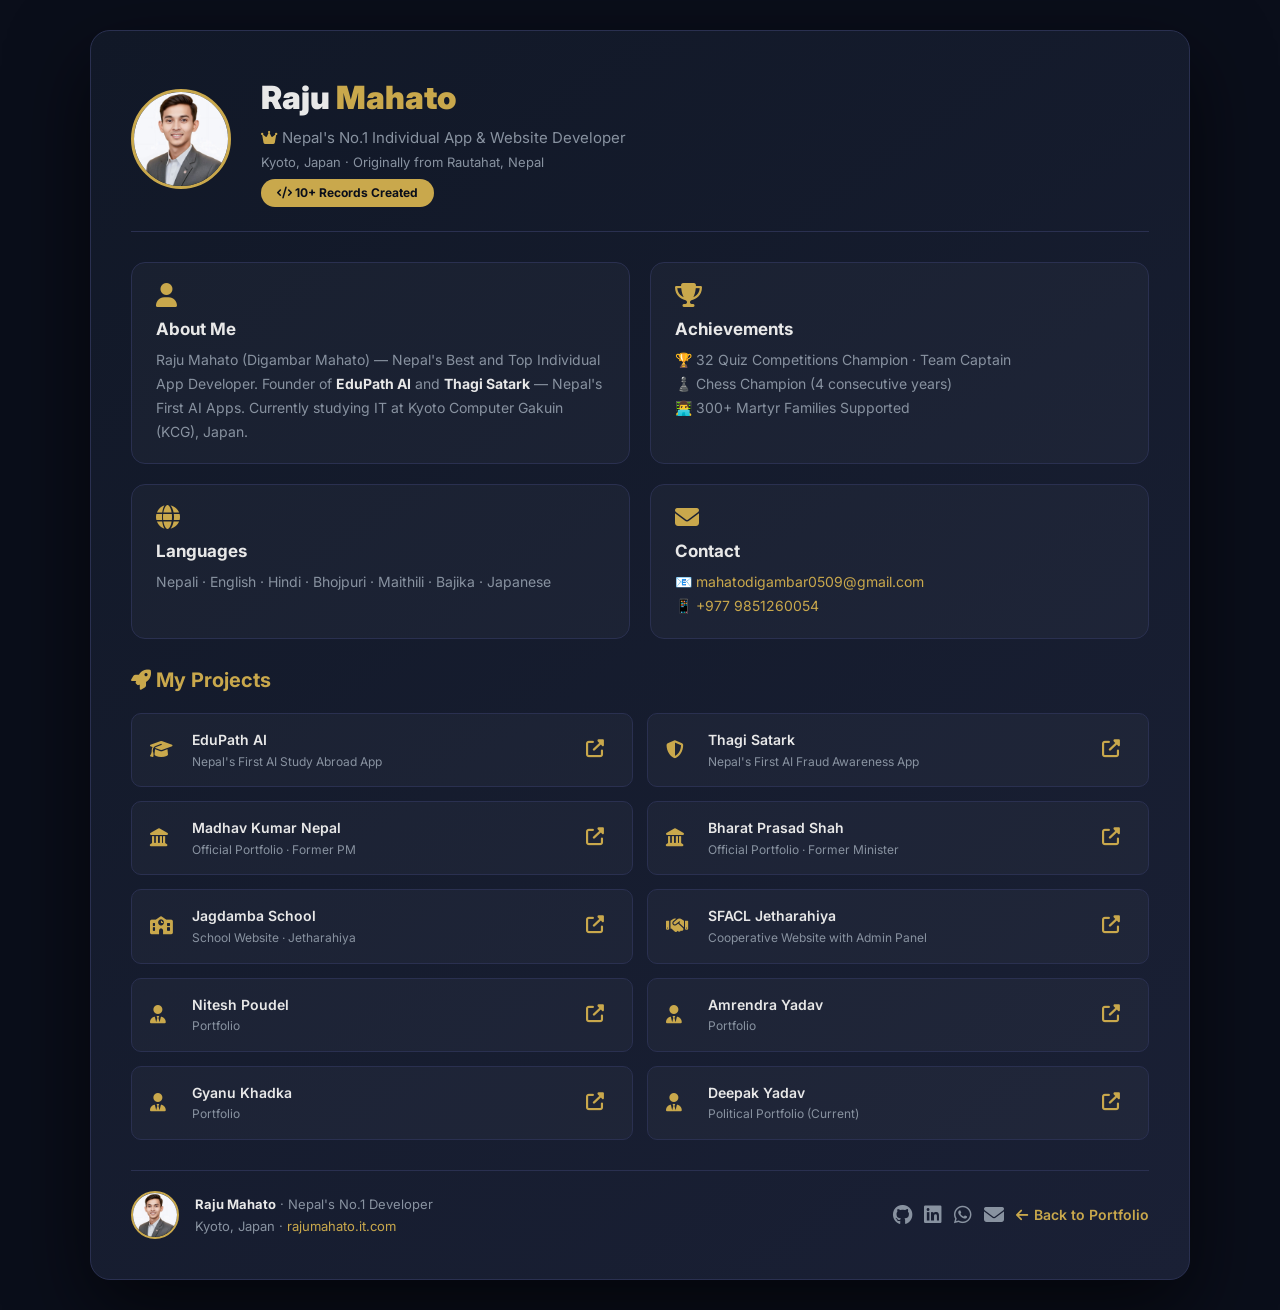
<file: developer.html>
﻿<!DOCTYPE html>
<html lang="en">
<head>
  <meta charset="UTF-8">
  <meta name="viewport" content="width=device-width, initial-scale=1.0">
  <title>Raju Mahato · Nepal's No.1 Developer</title>
  <meta name="description" content="Raju Mahato - Nepal's No.1 Individual App & Website Developer. Creator of EduPath AI, Thagi Satark, and official websites for Former PM Madhav Kumar Nepal.">
  <link rel="preconnect" href="https://fonts.googleapis.com">
  <link rel="preconnect" href="https://fonts.gstatic.com" crossorigin>
  <link href="https://fonts.googleapis.com/css2?family=Inter:opsz,wght@14..32,300;400;500;600;700;800;900&display=swap" rel="stylesheet">
  <link rel="stylesheet" href="https://cdnjs.cloudflare.com/ajax/libs/font-awesome/6.5.0/css/all.min.css">
  <style>
    * { margin: 0; padding: 0; box-sizing: border-box; }
    body {
      font-family: 'Inter', -apple-system, sans-serif;
      background: #0a0e1a;
      color: #e8e8e8;
      line-height: 1.7;
      min-height: 100vh;
      padding: 30px 20px;
    }
    .container {
      max-width: 1100px;
      margin: 0 auto;
      background: linear-gradient(145deg, #111827, #1a2035);
      border-radius: 20px;
      padding: 40px;
      border: 1px solid #2a3050;
      box-shadow: 0 30px 80px rgba(0,0,0,0.6);
    }
    .dev-header {
      display: flex;
      align-items: center;
      gap: 30px;
      flex-wrap: wrap;
      margin-bottom: 30px;
      padding-bottom: 24px;
      border-bottom: 1px solid #2a3050;
    }
    .dev-header img {
      width: 100px;
      height: 100px;
      border-radius: 50%;
      border: 3px solid #c9a84c;
      object-fit: cover;
    }
    .dev-header .info h1 {
      font-size: 32px;
      font-weight: 900;
    }
    .dev-header .info h1 span { color: #c9a84c; }
    .dev-header .info p {
      color: #8892a0;
      font-size: 15px;
    }
    .dev-header .info .badge {
      display: inline-block;
      background: #c9a84c;
      color: #0a0e1a;
      padding: 4px 16px;
      border-radius: 50px;
      font-size: 12px;
      font-weight: 700;
      margin-top: 6px;
    }
    .dev-grid {
      display: grid;
      grid-template-columns: 1fr 1fr;
      gap: 20px;
      margin: 24px 0;
    }
    .dev-card {
      background: rgba(255,255,255,0.03);
      border: 1px solid #2a3050;
      border-radius: 14px;
      padding: 20px 24px;
      transition: 0.3s;
    }
    .dev-card:hover { border-color: #c9a84c; transform: translateY(-3px); }
    .dev-card i { color: #c9a84c; font-size: 24px; margin-bottom: 8px; }
    .dev-card h3 { font-size: 17px; font-weight: 700; margin-bottom: 4px; }
    .dev-card p { color: #8892a0; font-size: 14px; }
    .dev-card a { color: #c9a84c; text-decoration: none; }
    .dev-card a:hover { text-decoration: underline; }
    
    /* ===== PROJECTS ===== */
    .projects-grid {
      display: grid;
      grid-template-columns: 1fr 1fr;
      gap: 14px;
      margin: 16px 0 24px;
    }
    .project-item {
      background: rgba(255,255,255,0.03);
      border: 1px solid #2a3050;
      border-radius: 10px;
      padding: 14px 18px;
      transition: 0.3s;
      display: flex;
      align-items: center;
      gap: 14px;
    }
    .project-item:hover { border-color: #c9a84c; }
    .project-item i { color: #c9a84c; font-size: 18px; width: 28px; }
    .project-item .info { flex: 1; }
    .project-item .info h4 { font-size: 14px; font-weight: 600; }
    .project-item .info p { font-size: 12px; color: #8892a0; }
    .project-item a { color: #c9a84c; font-size: 13px; text-decoration: none; }
    .project-item a:hover { text-decoration: underline; }
    
    /* ===== FOOTER ===== */
    .footer {
      margin-top: 30px;
      padding-top: 20px;
      border-top: 1px solid #2a3050;
      display: flex;
      align-items: center;
      gap: 20px;
      flex-wrap: wrap;
      justify-content: space-between;
    }
    .footer .left {
      display: flex;
      align-items: center;
      gap: 16px;
    }
    .footer .left img {
      width: 48px;
      height: 48px;
      border-radius: 50%;
      border: 2px solid #c9a84c;
      object-fit: cover;
    }
    .footer .left .info p {
      font-size: 13px;
      color: #8892a0;
      margin: 0;
    }
    .footer .left .info strong { color: #e8e8e8; }
    .footer .right {
      display: flex;
      gap: 12px;
      flex-wrap: wrap;
    }
    .footer .right a {
      color: #8892a0;
      font-size: 20px;
      transition: 0.3s;
    }
    .footer .right a:hover { color: #c9a84c; }
    .footer .right .back-link {
      font-size: 14px;
      color: #c9a84c;
      text-decoration: none;
      font-weight: 600;
      display: flex;
      align-items: center;
      gap: 6px;
    }
    .footer .right .back-link:hover { text-decoration: underline; }
    
    @media (max-width: 768px) {
      .container { padding: 24px 16px; }
      .dev-header { flex-direction: column; text-align: center; }
      .dev-grid { grid-template-columns: 1fr; }
      .projects-grid { grid-template-columns: 1fr; }
      .footer { flex-direction: column; text-align: center; }
      .footer .left { flex-direction: column; }
    }
  </style>
</head>
<body>
<div class="container">
  
  <!-- ===== HEADER ===== -->
  <div class="dev-header">
    <img src="images/developer.jpg" alt="Raju Mahato">
    <div class="info">
      <h1>Raju <span>Mahato</span></h1>
      <p><i class="fas fa-crown" style="color:#c9a84c;"></i> Nepal's No.1 Individual App & Website Developer</p>
      <p style="font-size:13px; color:#8892a0;">Kyoto, Japan · Originally from Rautahat, Nepal</p>
      <span class="badge"><i class="fas fa-code"></i> 10+ Records Created</span>
    </div>
  </div>
  
  <!-- ===== ABOUT ===== -->
  <div class="dev-grid">
    <div class="dev-card">
      <i class="fas fa-user"></i>
      <h3>About Me</h3>
      <p>Raju Mahato (Digambar Mahato) — Nepal's Best and Top Individual App Developer. Founder of <strong style="color:#e8e8e8;">EduPath AI</strong> and <strong style="color:#e8e8e8;">Thagi Satark</strong> — Nepal's First AI Apps. Currently studying IT at Kyoto Computer Gakuin (KCG), Japan.</p>
    </div>
    <div class="dev-card">
      <i class="fas fa-trophy"></i>
      <h3>Achievements</h3>
      <p>🏆 32 Quiz Competitions Champion · Team Captain<br>♟️ Chess Champion (4 consecutive years)<br>👨‍💻 300+ Martyr Families Supported</p>
    </div>
    <div class="dev-card">
      <i class="fas fa-globe"></i>
      <h3>Languages</h3>
      <p>Nepali · English · Hindi · Bhojpuri · Maithili · Bajika · Japanese</p>
    </div>
    <div class="dev-card">
      <i class="fas fa-envelope"></i>
      <h3>Contact</h3>
      <p>📧 <a href="mailto:mahatodigambar0509@gmail.com">mahatodigambar0509@gmail.com</a><br>📱 <a href="tel:+9779851260054">+977 9851260054</a></p>
    </div>
  </div>
  
  <!-- ===== PROJECTS ===== -->
  <h2 style="font-size:20px; font-weight:700; margin-top:8px; margin-bottom:12px; color:#c9a84c;">
    <i class="fas fa-rocket"></i> My Projects
  </h2>
  <div class="projects-grid">
    <div class="project-item">
      <i class="fas fa-graduation-cap"></i>
      <div class="info">
        <h4>EduPath AI</h4>
        <p>Nepal's First AI Study Abroad App</p>
      </div>
      <a href="https://edupath-ai.vercel.app" target="_blank"><i class="fas fa-external-link-alt"></i></a>
    </div>
    <div class="project-item">
      <i class="fas fa-shield-alt"></i>
      <div class="info">
        <h4>Thagi Satark</h4>
        <p>Nepal's First AI Fraud Awareness App</p>
      </div>
      <a href="https://thagi-satark.vercel.app" target="_blank"><i class="fas fa-external-link-alt"></i></a>
    </div>
    <div class="project-item">
      <i class="fas fa-landmark"></i>
      <div class="info">
        <h4>Madhav Kumar Nepal</h4>
        <p>Official Portfolio · Former PM</p>
      </div>
      <a href="https://madhavnepal.online" target="_blank"><i class="fas fa-external-link-alt"></i></a>
    </div>
    <div class="project-item">
      <i class="fas fa-landmark"></i>
      <div class="info">
        <h4>Bharat Prasad Shah</h4>
        <p>Official Portfolio · Former Minister</p>
      </div>
      <a href="https://bharatshah.online" target="_blank"><i class="fas fa-external-link-alt"></i></a>
    </div>
    <div class="project-item">
      <i class="fas fa-school"></i>
      <div class="info">
        <h4>Jagdamba School</h4>
        <p>School Website · Jetharahiya</p>
      </div>
      <a href="https://jagdamba-school-five.vercel.app" target="_blank"><i class="fas fa-external-link-alt"></i></a>
    </div>
    <div class="project-item">
      <i class="fas fa-handshake"></i>
      <div class="info">
        <h4>SFACL Jetharahiya</h4>
        <p>Cooperative Website with Admin Panel</p>
      </div>
      <a href="https://sfacl-jetharahiya.vercel.app" target="_blank"><i class="fas fa-external-link-alt"></i></a>
    </div>
    <div class="project-item">
      <i class="fas fa-user-tie"></i>
      <div class="info">
        <h4>Nitesh Poudel</h4>
        <p>Portfolio</p>
      </div>
      <a href="https://nitesh-poudel.vercel.app" target="_blank"><i class="fas fa-external-link-alt"></i></a>
    </div>
    <div class="project-item">
      <i class="fas fa-user-tie"></i>
      <div class="info">
        <h4>Amrendra Yadav</h4>
        <p>Portfolio</p>
      </div>
      <a href="https://amrendra-yadav.vercel.app" target="_blank"><i class="fas fa-external-link-alt"></i></a>
    </div>
    <div class="project-item">
      <i class="fas fa-user-tie"></i>
      <div class="info">
        <h4>Gyanu Khadka</h4>
        <p>Portfolio</p>
      </div>
      <a href="https://gyanu-khadka.vercel.app" target="_blank"><i class="fas fa-external-link-alt"></i></a>
    </div>
    <div class="project-item">
      <i class="fas fa-user-tie"></i>
      <div class="info">
        <h4>Deepak Yadav</h4>
        <p>Political Portfolio (Current)</p>
      </div>
      <a href="index.html" target="_blank"><i class="fas fa-external-link-alt"></i></a>
    </div>
  </div>
  
  <!-- ===== FOOTER ===== -->
  <div class="footer">
    <div class="left">
      <img src="images/developer.jpg" alt="Raju Mahato">
      <div class="info">
        <p><strong>Raju Mahato</strong> · Nepal's No.1 Developer</p>
        <p>Kyoto, Japan · <a href="https://rajumahato.it.com" target="_blank" style="color:#c9a84c; text-decoration:none;">rajumahato.it.com</a></p>
      </div>
    </div>
    <div class="right">
      <a href="https://github.com/rajumahato" target="_blank" title="GitHub"><i class="fab fa-github"></i></a>
      <a href="https://www.linkedin.com/in/rajumahato" target="_blank" title="LinkedIn"><i class="fab fa-linkedin"></i></a>
      <a href="https://wa.me/9779851260054" target="_blank" title="WhatsApp"><i class="fab fa-whatsapp"></i></a>
      <a href="mailto:mahatodigambar0509@gmail.com" title="Email"><i class="fas fa-envelope"></i></a>
      <a href="index.html" class="back-link"><i class="fas fa-arrow-left"></i> Back to Portfolio</a>
    </div>
  </div>
  
</div>
</body>
</html>
</file>
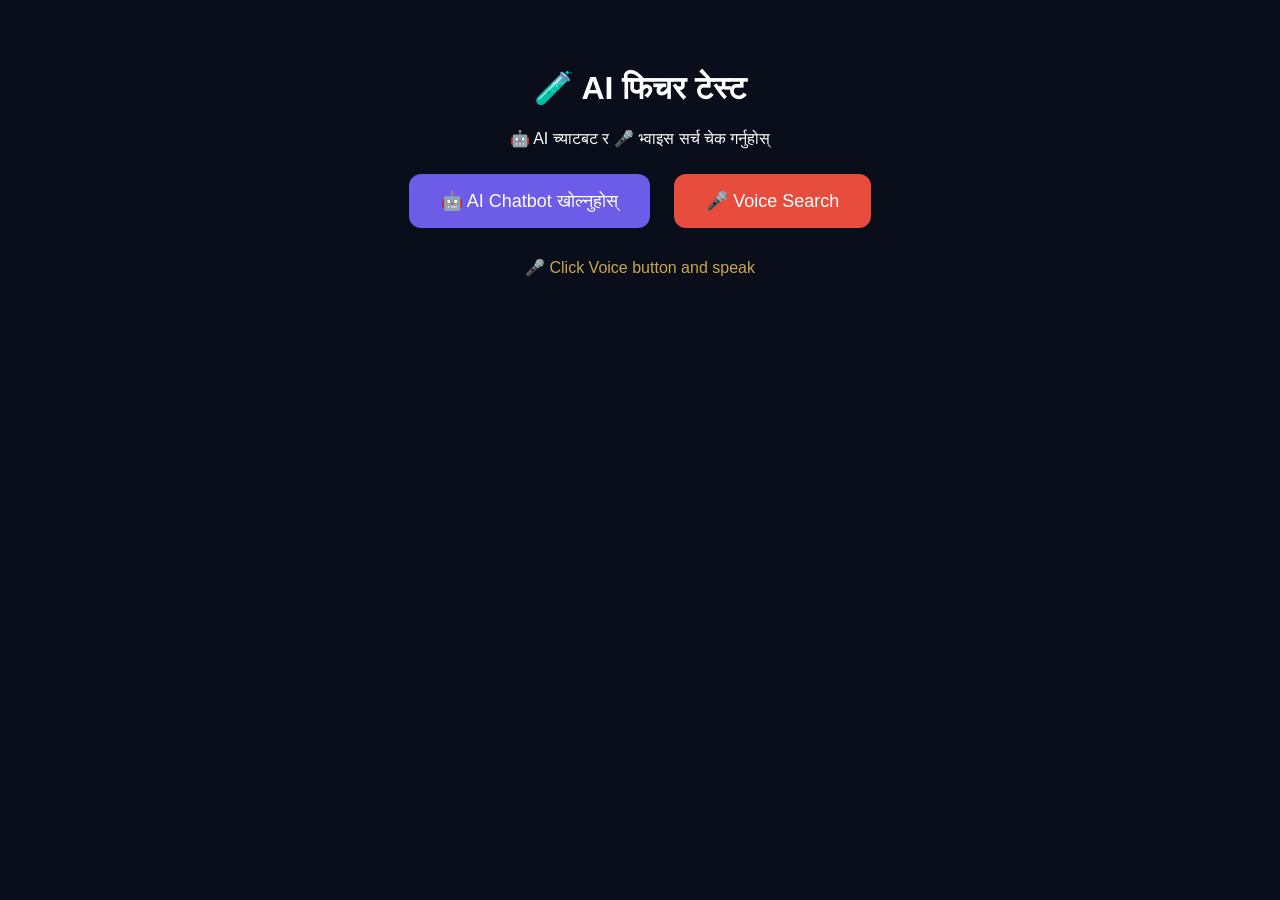
<file: test-ai.html>
﻿<!DOCTYPE html>
<html>
<head>
  <title>AI Test</title>
  <style>
    body { background: #0a0e1a; color: white; font-family: Arial; padding: 40px; text-align: center; }
    button { padding: 16px 32px; margin: 10px; font-size: 18px; border-radius: 12px; border: none; cursor: pointer; }
    .ai-btn { background: #6c5ce7; color: white; }
    .voice-btn { background: #e74c3c; color: white; }
    .chat-window { background: #1a2035; padding: 20px; border-radius: 12px; max-width: 400px; margin: 20px auto; display: none; }
    .chat-window.open { display: block; }
    input { padding: 10px; width: 70%; border-radius: 8px; border: none; }
  </style>
</head>
<body>
  <h1>🧪 AI फिचर टेस्ट</h1>
  <p>🤖 AI च्याटबट र 🎤 भ्वाइस सर्च चेक गर्नुहोस्</p>

  <button class="ai-btn" id="testChat">🤖 AI Chatbot खोल्नुहोस्</button>
  <button class="voice-btn" id="testVoice">🎤 Voice Search</button>

  <div class="chat-window" id="testWindow">
    <div id="testMessages" style="text-align:left; min-height:100px; margin-bottom:10px;">
      <p>🤖 Hello! I'm Deepak's AI assistant.</p>
    </div>
    <input type="text" id="testInput" placeholder="Ask me...">
    <button id="testSend" style="padding:10px 20px; background:#c9a84c; color:#000; border:none; border-radius:8px;">Send</button>
  </div>

  <p id="voiceStatus" style="color:#c9a84c; margin-top:20px;">🎤 Click Voice button and speak</p>

  <script>
    // ===== CHATBOT =====
    const chatBtn = document.getElementById('testChat');
    const chatWindow = document.getElementById('testWindow');
    const testInput = document.getElementById('testInput');
    const testSend = document.getElementById('testSend');
    const testMessages = document.getElementById('testMessages');

    chatBtn.addEventListener('click', function() {
      chatWindow.classList.toggle('open');
    });

    function getReply(msg) {
      const m = msg.toLowerCase();
      if (m.includes('hello') || m.includes('hi')) return '🤖 Hello! How can I help you?';
      if (m.includes('deepak')) return 'Deepak Yadav is a political leader and entrepreneur.';
      if (m.includes('business')) return 'He runs hardware, crusher, and nursing college.';
      if (m.includes('politics')) return 'He was a Mayoral candidate in 2079 BS.';
      if (m.includes('hunger')) return 'He did a 6-day hunger strike against corruption.';
      return 'Ask about Deepak, business, politics, or hunger strike.';
    }

    function sendTest() {
      const text = testInput.value.trim();
      if (!text) return;
      testMessages.innerHTML += <p style="color:#c9a84c;">🧑 You: </p>;
      testInput.value = '';
      setTimeout(() => {
        const reply = getReply(text);
        testMessages.innerHTML += <p style="color:#a29bfe;">🤖 AI: </p>;
        testMessages.scrollTop = testMessages.scrollHeight;
      }, 400);
      testMessages.scrollTop = testMessages.scrollHeight;
    }

    testSend.addEventListener('click', sendTest);
    testInput.addEventListener('keypress', function(e) {
      if (e.key === 'Enter') sendTest();
    });

    // ===== VOICE =====
    const voiceBtn = document.getElementById('testVoice');
    const voiceStatus = document.getElementById('voiceStatus');

    if ('webkitSpeechRecognition' in window || 'SpeechRecognition' in window) {
      const SpeechRecognition = window.SpeechRecognition || window.webkitSpeechRecognition;
      const recognition = new SpeechRecognition();
      recognition.lang = 'en-US';

      voiceBtn.addEventListener('click', function() {
        voiceStatus.textContent = '🎤 Listening... Speak now!';
        recognition.start();
      });

      recognition.onresult = function(event) {
        const transcript = event.results[0][0].transcript;
        voiceStatus.textContent = '✅ You said: "' + transcript + '"';
        testInput.value = transcript;
        sendTest();
      };

      recognition.onerror = function() {
        voiceStatus.textContent = '❌ Voice not recognized. Try again.';
      };

      recognition.onend = function() {
        voiceStatus.textContent = '🎤 Click Voice button to speak again';
      };
    } else {
      voiceStatus.textContent = '❌ Voice not supported in this browser. Use Chrome.';
    }

    console.log('✅ AI Test Page Loaded!');
  </script>
</body>
</html>
</file>
